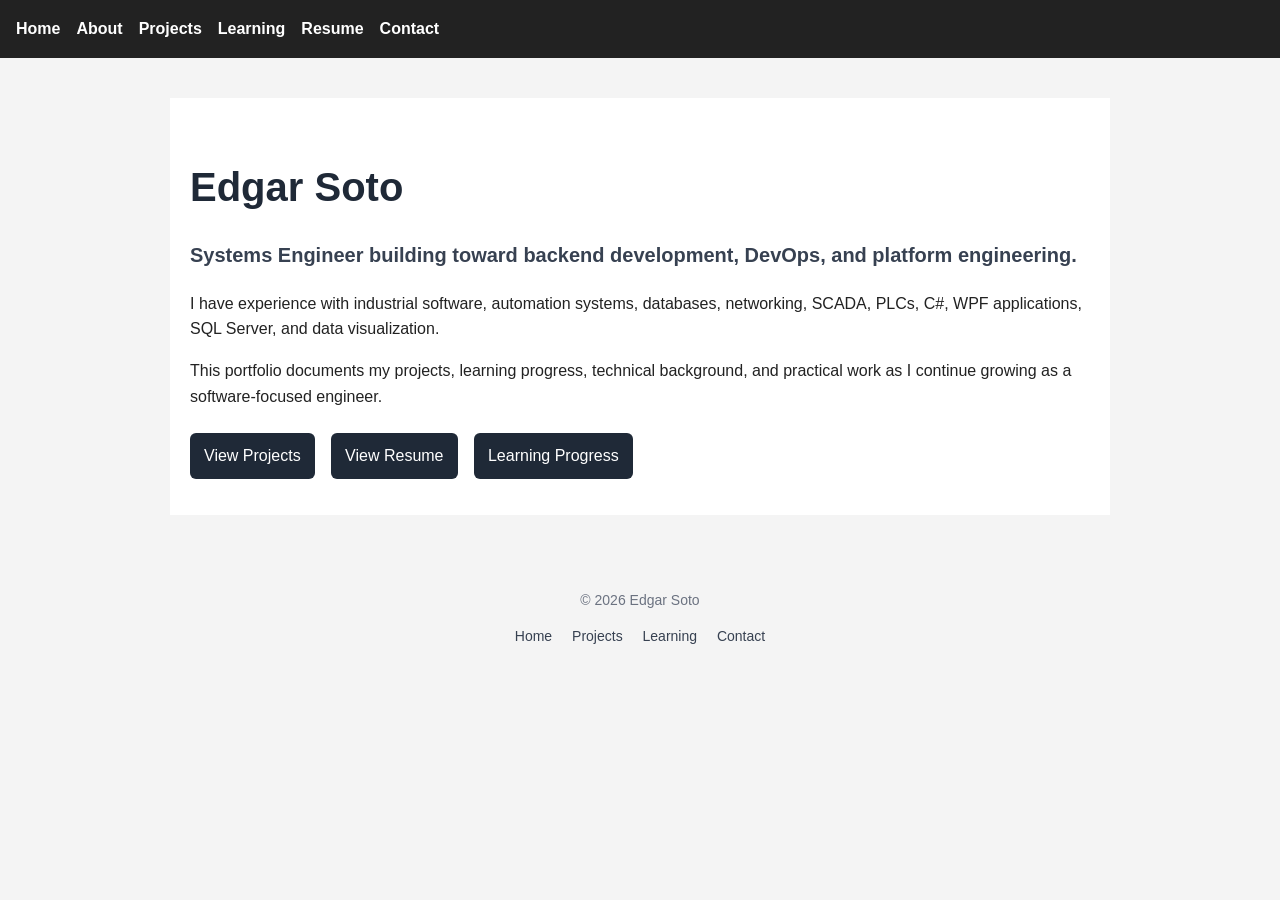
<file: index.html>
<!DOCTYPE html>
<html lang="en">
<head>
    <meta charset="UTF-8">
    <meta name="viewport" content="width=device-width, initial-scale=1.0">
    <title>Edgar Soto | Portfolio</title>
    <link rel="stylesheet" href="style.css">
</head>
<body>
    <nav>
        <a href="index.html">Home</a>
        <a href="about.html">About</a>
        <a href="projects.html">Projects</a>
        <a href="learning.html">Learning</a>
        <a href="resume.html">Resume</a>
        <a href="contact.html">Contact</a>
    </nav>

    <main>
        <section class="hero">
            <h1>Edgar Soto</h1>

            <p class="hero-subtitle">
                Systems Engineer building toward backend development, DevOps, and platform engineering.
            </p>

            <p>
                I have experience with industrial software, automation systems, databases, networking,
                SCADA, PLCs, C#, WPF applications, SQL Server, and data visualization.
            </p>

            <p>
                This portfolio documents my projects, learning progress, technical background,
                and practical work as I continue growing as a software-focused engineer.
            </p>

            <div class="hero-links">
                <a href="projects.html">View Projects</a>
                <a href="resume.html">View Resume</a>
                <a href="learning.html">Learning Progress</a>
            </div>
        </section>
    </main>

    <footer>
        <p>&copy; 2026 Edgar Soto</p>
        <p>
            <a href="index.html">Home</a>
            <a href="projects.html">Projects</a>
            <a href="learning.html">Learning</a>
            <a href="contact.html">Contact</a>
        </p>
    </footer>
</body>
</html>
</file>
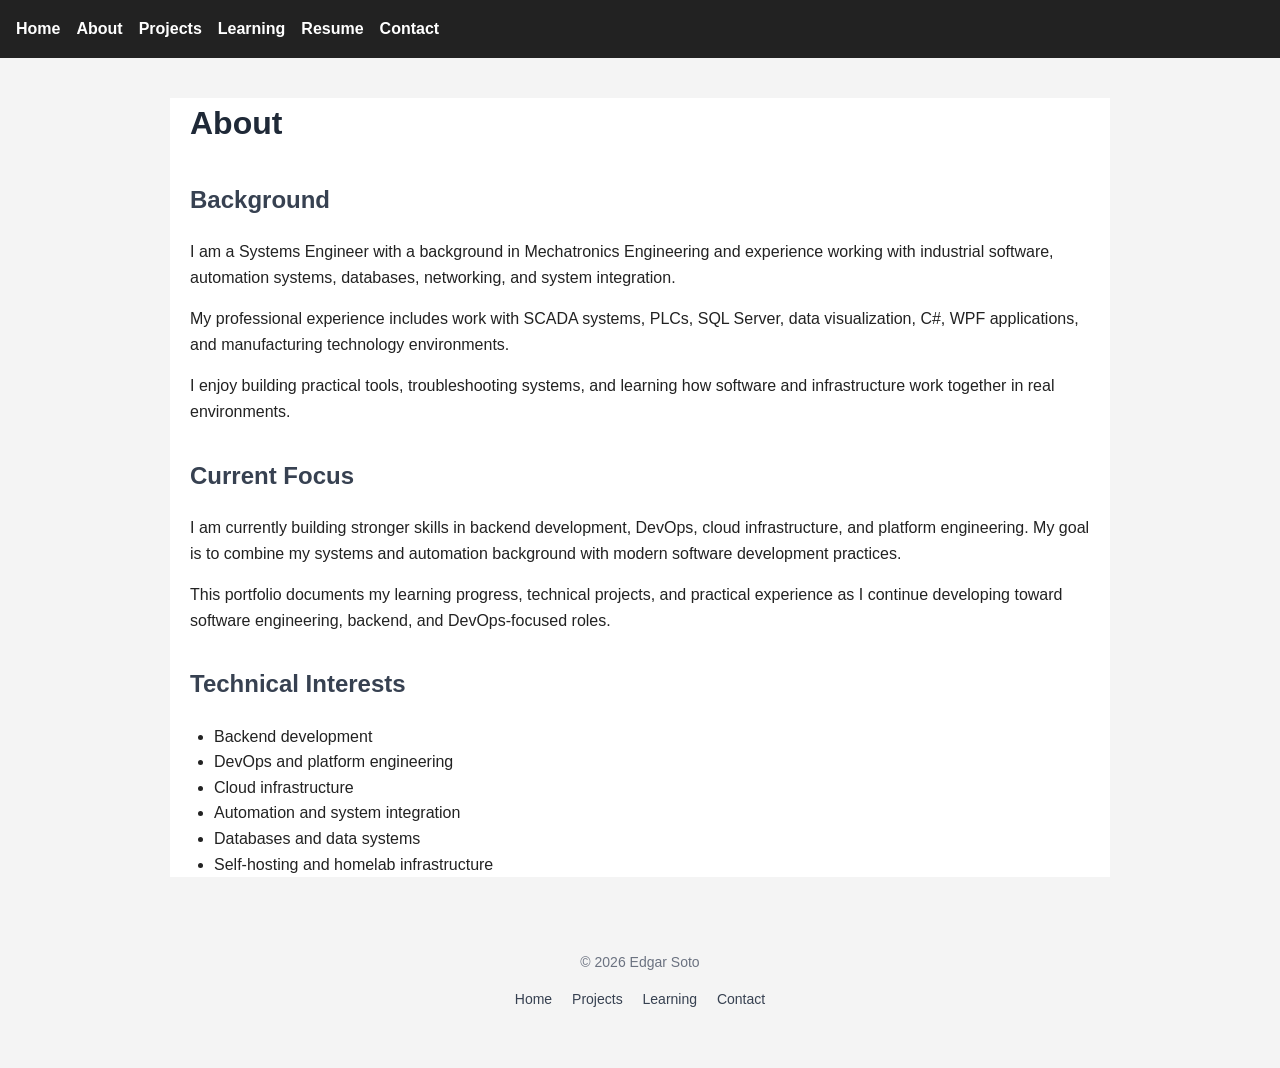
<file: about.html>
<!DOCTYPE html>
<html lang="en">
<head>
    <meta charset="UTF-8">
    <meta name="viewport" content="width=device-width, initial-scale=1.0">
    <title>About | Edgar Soto</title>
    <link rel="stylesheet" href="style.css">
</head>
<body>
    <nav>
        <a href="index.html">Home</a>
        <a href="about.html">About</a>
        <a href="projects.html">Projects</a>
        <a href="learning.html">Learning</a>
        <a href="resume.html">Resume</a>
        <a href="contact.html">Contact</a>
    </nav>

    <main>
        <h1>About</h1>

        <section>
            <h2>Background</h2>
            <p>
                I am a Systems Engineer with a background in Mechatronics Engineering and experience
                working with industrial software, automation systems, databases, networking, and
                system integration.
            </p>

            <p>
                My professional experience includes work with SCADA systems, PLCs, SQL Server,
                data visualization, C#, WPF applications, and manufacturing technology environments.
            </p>

            <p>
                I enjoy building practical tools, troubleshooting systems, and learning how software and infrastructure
                work together in real environments.
            </p>
        </section>

        <section>
            <h2>Current Focus</h2>
            <p>
                I am currently building stronger skills in backend development, DevOps, cloud infrastructure,
                and platform engineering. My goal is to combine my systems and automation background
                with modern software development practices.
            </p>

            <p>
                This portfolio documents my learning progress, technical projects, and practical experience
                as I continue developing toward software engineering, backend, and DevOps-focused roles.
            </p>
        </section>

        <section>
            <h2>Technical Interests</h2>
            <ul>
                <li>Backend development</li>
                <li>DevOps and platform engineering</li>
                <li>Cloud infrastructure</li>
                <li>Automation and system integration</li>
                <li>Databases and data systems</li>
                <li>Self-hosting and homelab infrastructure</li>
            </ul>
        </section>
    </main>

    <footer>
        <p>&copy; 2026 Edgar Soto</p>
        <p>
            <a href="index.html">Home</a>
            <a href="projects.html">Projects</a>
            <a href="learning.html">Learning</a>
            <a href="contact.html">Contact</a>
        </p>
    </footer>
</body>
</html>
</file>
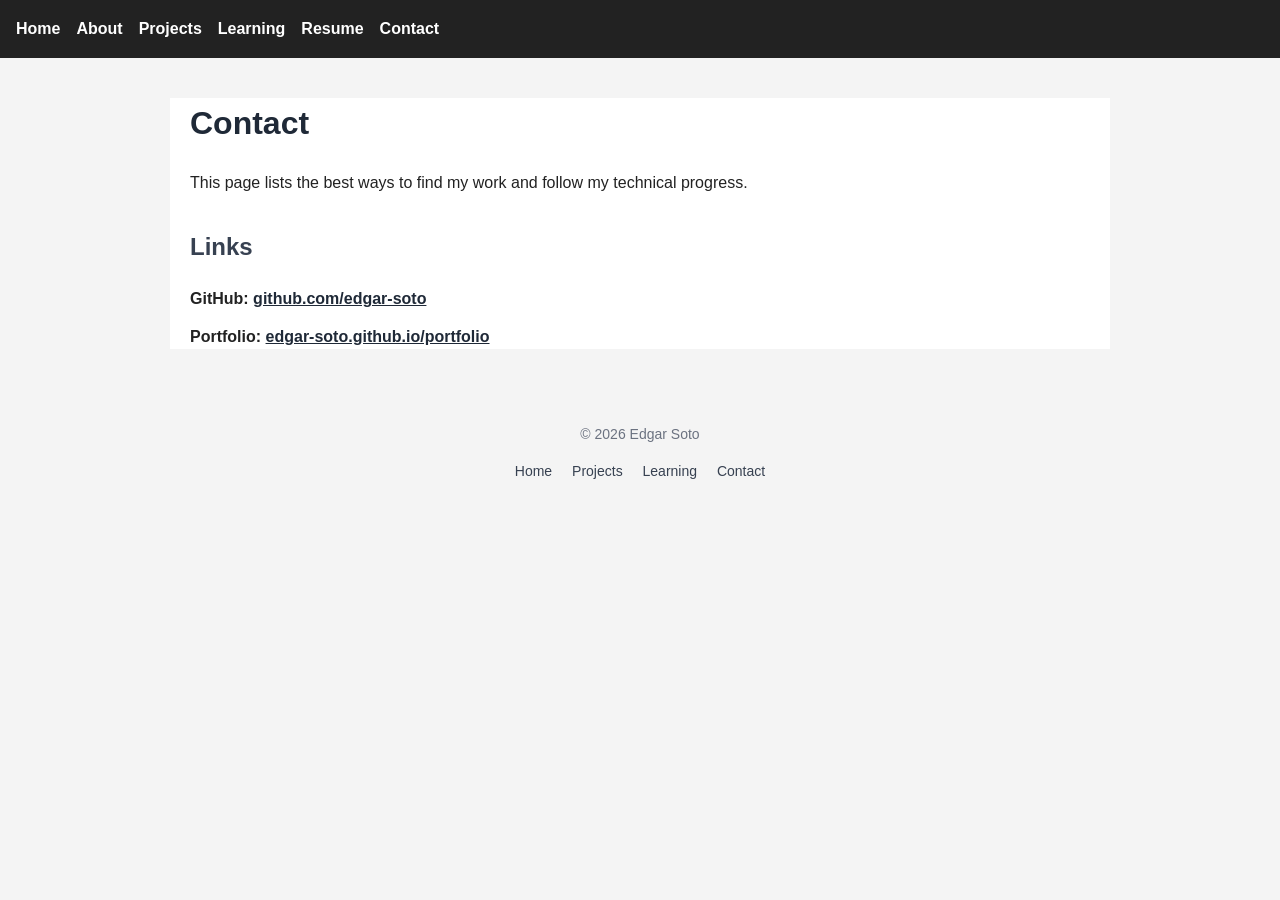
<file: contact.html>
<!DOCTYPE html>
<html lang="en">
<head>
    <meta charset="UTF-8">
    <meta name="viewport" content="width=device-width, initial-scale=1.0">
    <title>Contact | Edgar Soto</title>
    <link rel="stylesheet" href="style.css">
</head>
<body>
    <nav>
        <a href="index.html">Home</a>
        <a href="about.html">About</a>
        <a href="projects.html">Projects</a>
        <a href="learning.html">Learning</a>
        <a href="resume.html">Resume</a>
        <a href="contact.html">Contact</a>
    </nav>

    <main>
        <h1>Contact</h1>

        <p>
            This page lists the best ways to find my work and follow my technical progress.
        </p>

        <section class="contact-links">
            <h2>Links</h2>

            <ul>
                <li>
                    <strong>GitHub:</strong>
                    <a href="https://github.com/edgar-soto" target="_blank">github.com/edgar-soto</a>
                </li>
                <li>
                    <strong>Portfolio:</strong>
                    <a href="https://edgar-soto.github.io/portfolio/" target="_blank">edgar-soto.github.io/portfolio</a>
                </li>
            </ul>
        </section>
    </main>

    <footer>
        <p>&copy; 2026 Edgar Soto</p>
        <p>
            <a href="index.html">Home</a>
            <a href="projects.html">Projects</a>
            <a href="learning.html">Learning</a>
            <a href="contact.html">Contact</a>
        </p>
    </footer>
</body>
</html>
</file>
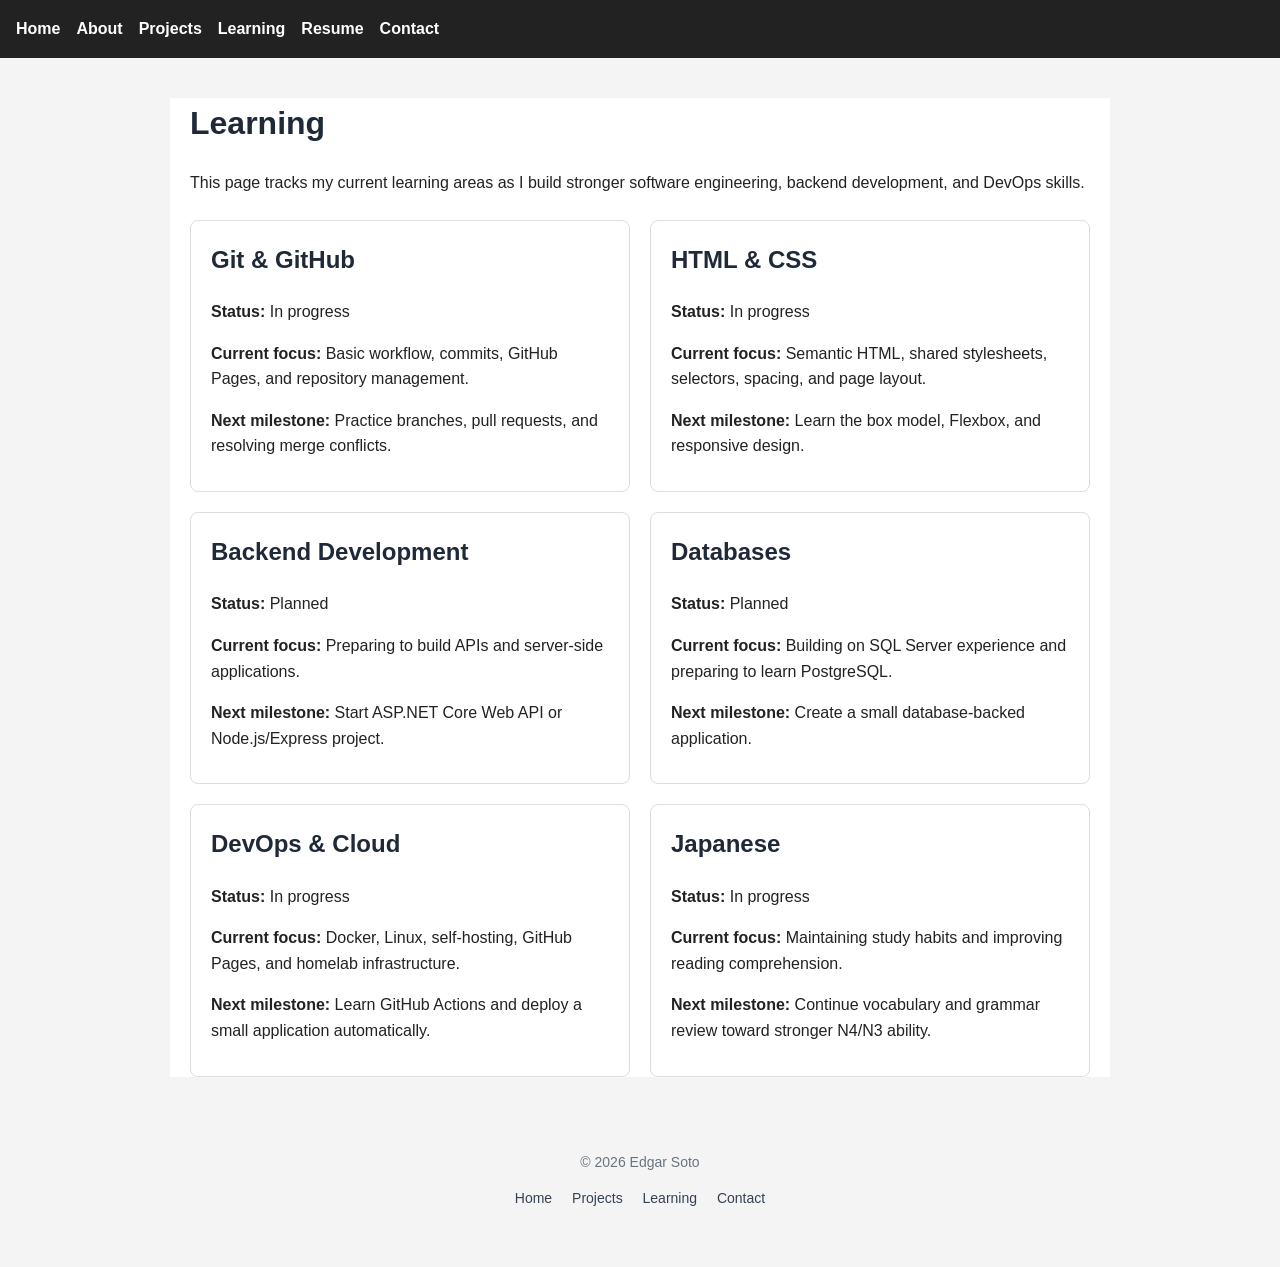
<file: learning.html>
<!DOCTYPE html>
<html lang="en">
<head>
    <meta charset="UTF-8">
    <meta name="viewport" content="width=device-width, initial-scale=1.0">
    <title>Learning | Edgar Soto</title>
    <link rel="stylesheet" href="style.css">
</head>
<body>
    <nav>
        <a href="index.html">Home</a>
        <a href="about.html">About</a>
        <a href="projects.html">Projects</a>
        <a href="learning.html">Learning</a>
        <a href="resume.html">Resume</a>
        <a href="contact.html">Contact</a>
    </nav>

    <main>
        <h1>Learning</h1>

        <p>
            This page tracks my current learning areas as I build stronger software engineering,
            backend development, and DevOps skills.
        </p>

        <section class="learning-grid">
            <article class="learning-card">
                <h2>Git & GitHub</h2>
                <p><strong>Status:</strong> In progress</p>
                <p><strong>Current focus:</strong> Basic workflow, commits, GitHub Pages, and repository management.</p>
                <p><strong>Next milestone:</strong> Practice branches, pull requests, and resolving merge conflicts.</p>
            </article>

            <article class="learning-card">
                <h2>HTML & CSS</h2>
                <p><strong>Status:</strong> In progress</p>
                <p><strong>Current focus:</strong> Semantic HTML, shared stylesheets, selectors, spacing, and page layout.</p>
                <p><strong>Next milestone:</strong> Learn the box model, Flexbox, and responsive design.</p>
            </article>

            <article class="learning-card">
                <h2>Backend Development</h2>
                <p><strong>Status:</strong> Planned</p>
                <p><strong>Current focus:</strong> Preparing to build APIs and server-side applications.</p>
                <p><strong>Next milestone:</strong> Start ASP.NET Core Web API or Node.js/Express project.</p>
            </article>

            <article class="learning-card">
                <h2>Databases</h2>
                <p><strong>Status:</strong> Planned</p>
                <p><strong>Current focus:</strong> Building on SQL Server experience and preparing to learn PostgreSQL.</p>
                <p><strong>Next milestone:</strong> Create a small database-backed application.</p>
            </article>

            <article class="learning-card">
                <h2>DevOps & Cloud</h2>
                <p><strong>Status:</strong> In progress</p>
                <p><strong>Current focus:</strong> Docker, Linux, self-hosting, GitHub Pages, and homelab infrastructure.</p>
                <p><strong>Next milestone:</strong> Learn GitHub Actions and deploy a small application automatically.</p>
            </article>

            <article class="learning-card">
                <h2>Japanese</h2>
                <p><strong>Status:</strong> In progress</p>
                <p><strong>Current focus:</strong> Maintaining study habits and improving reading comprehension.</p>
                <p><strong>Next milestone:</strong> Continue vocabulary and grammar review toward stronger N4/N3 ability.</p>
            </article>
        </section>
    </main>

    <footer>
        <p>&copy; 2026 Edgar Soto</p>
        <p>
            <a href="index.html">Home</a>
            <a href="projects.html">Projects</a>
            <a href="learning.html">Learning</a>
            <a href="contact.html">Contact</a>
        </p>
    </footer>
</body>
</html>
</file>
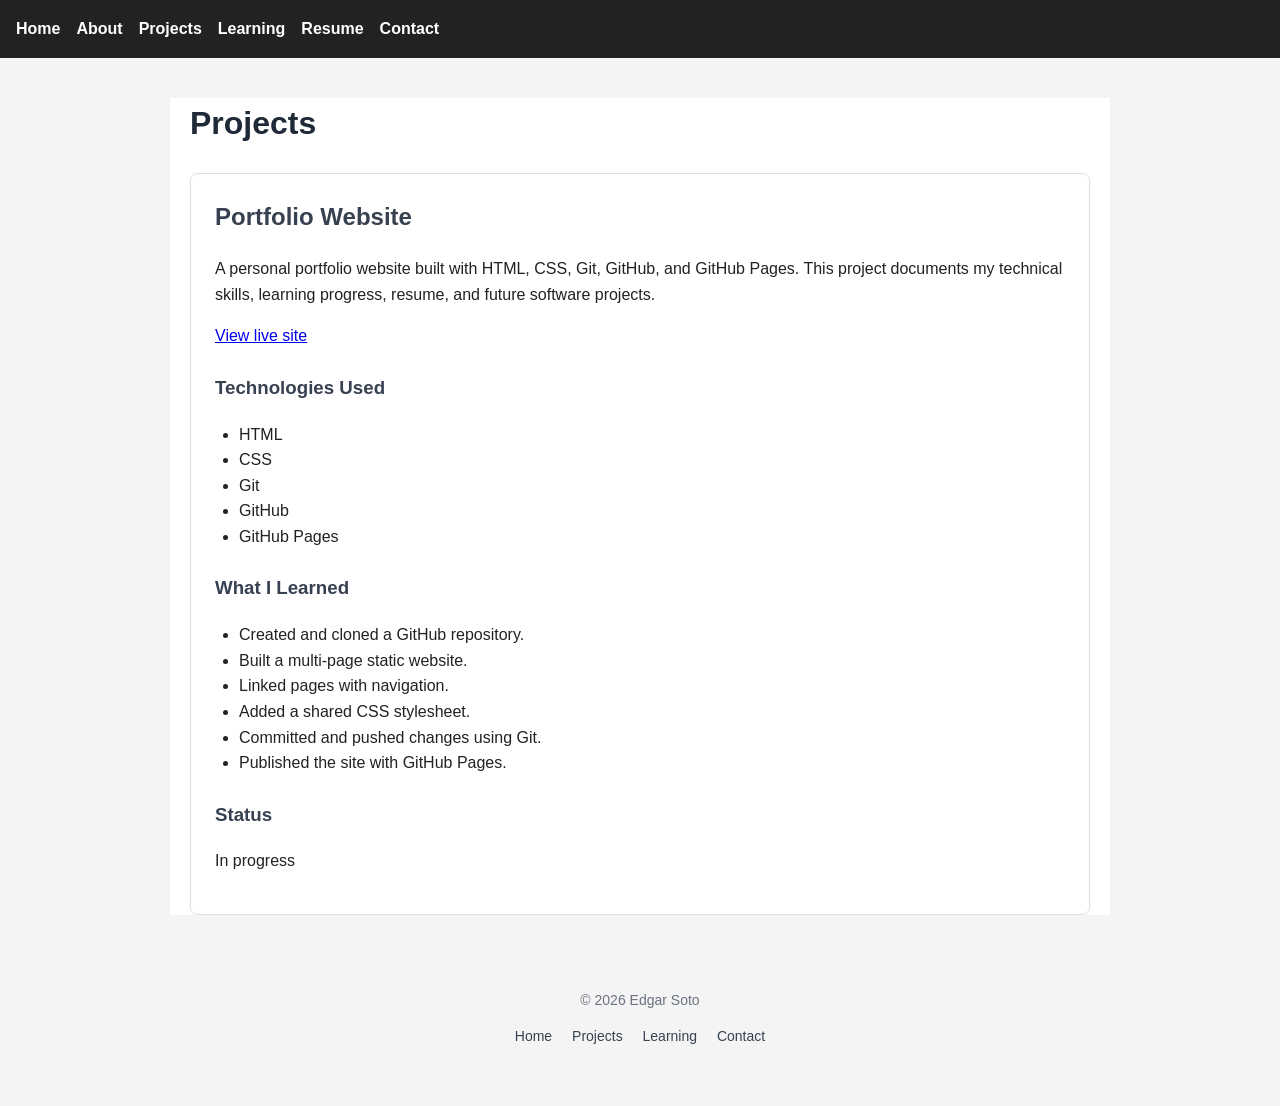
<file: projects.html>
<!DOCTYPE html>
<html lang="en">
<head>
    <meta charset="UTF-8">
    <meta name="viewport" content="width=device-width, initial-scale=1.0">
    <title>Projects | Edgar Soto</title>
    <link rel="stylesheet" href="style.css">
</head>
<body>
    <nav>
        <a href="index.html">Home</a>
        <a href="about.html">About</a>
        <a href="projects.html">Projects</a>
        <a href="learning.html">Learning</a>
        <a href="resume.html">Resume</a>
        <a href="contact.html">Contact</a>
    </nav>

    <main>
        <h1>Projects</h1>

        <section class="project-card">
            <h2>Portfolio Website</h2>

            <p>
                A personal portfolio website built with HTML, CSS, Git, GitHub, and GitHub Pages.
                This project documents my technical skills, learning progress, resume, and future software projects.
            </p>

            <p>
                <a href="https://edgar-soto.github.io/portfolio/" target="_blank">View live site</a>
            </p>

            <h3>Technologies Used</h3>
            <ul>
                <li>HTML</li>
                <li>CSS</li>
                <li>Git</li>
                <li>GitHub</li>
                <li>GitHub Pages</li>
            </ul>

            <h3>What I Learned</h3>
            <ul>
                <li>Created and cloned a GitHub repository.</li>
                <li>Built a multi-page static website.</li>
                <li>Linked pages with navigation.</li>
                <li>Added a shared CSS stylesheet.</li>
                <li>Committed and pushed changes using Git.</li>
                <li>Published the site with GitHub Pages.</li>
            </ul>

            <h3>Status</h3>
            <p>In progress</p>
        </section>
    </main>

    <footer>
        <p>&copy; 2026 Edgar Soto</p>
        <p>
            <a href="index.html">Home</a>
            <a href="projects.html">Projects</a>
            <a href="learning.html">Learning</a>
            <a href="contact.html">Contact</a>
        </p>
    </footer>
</body>
</html>
</file>
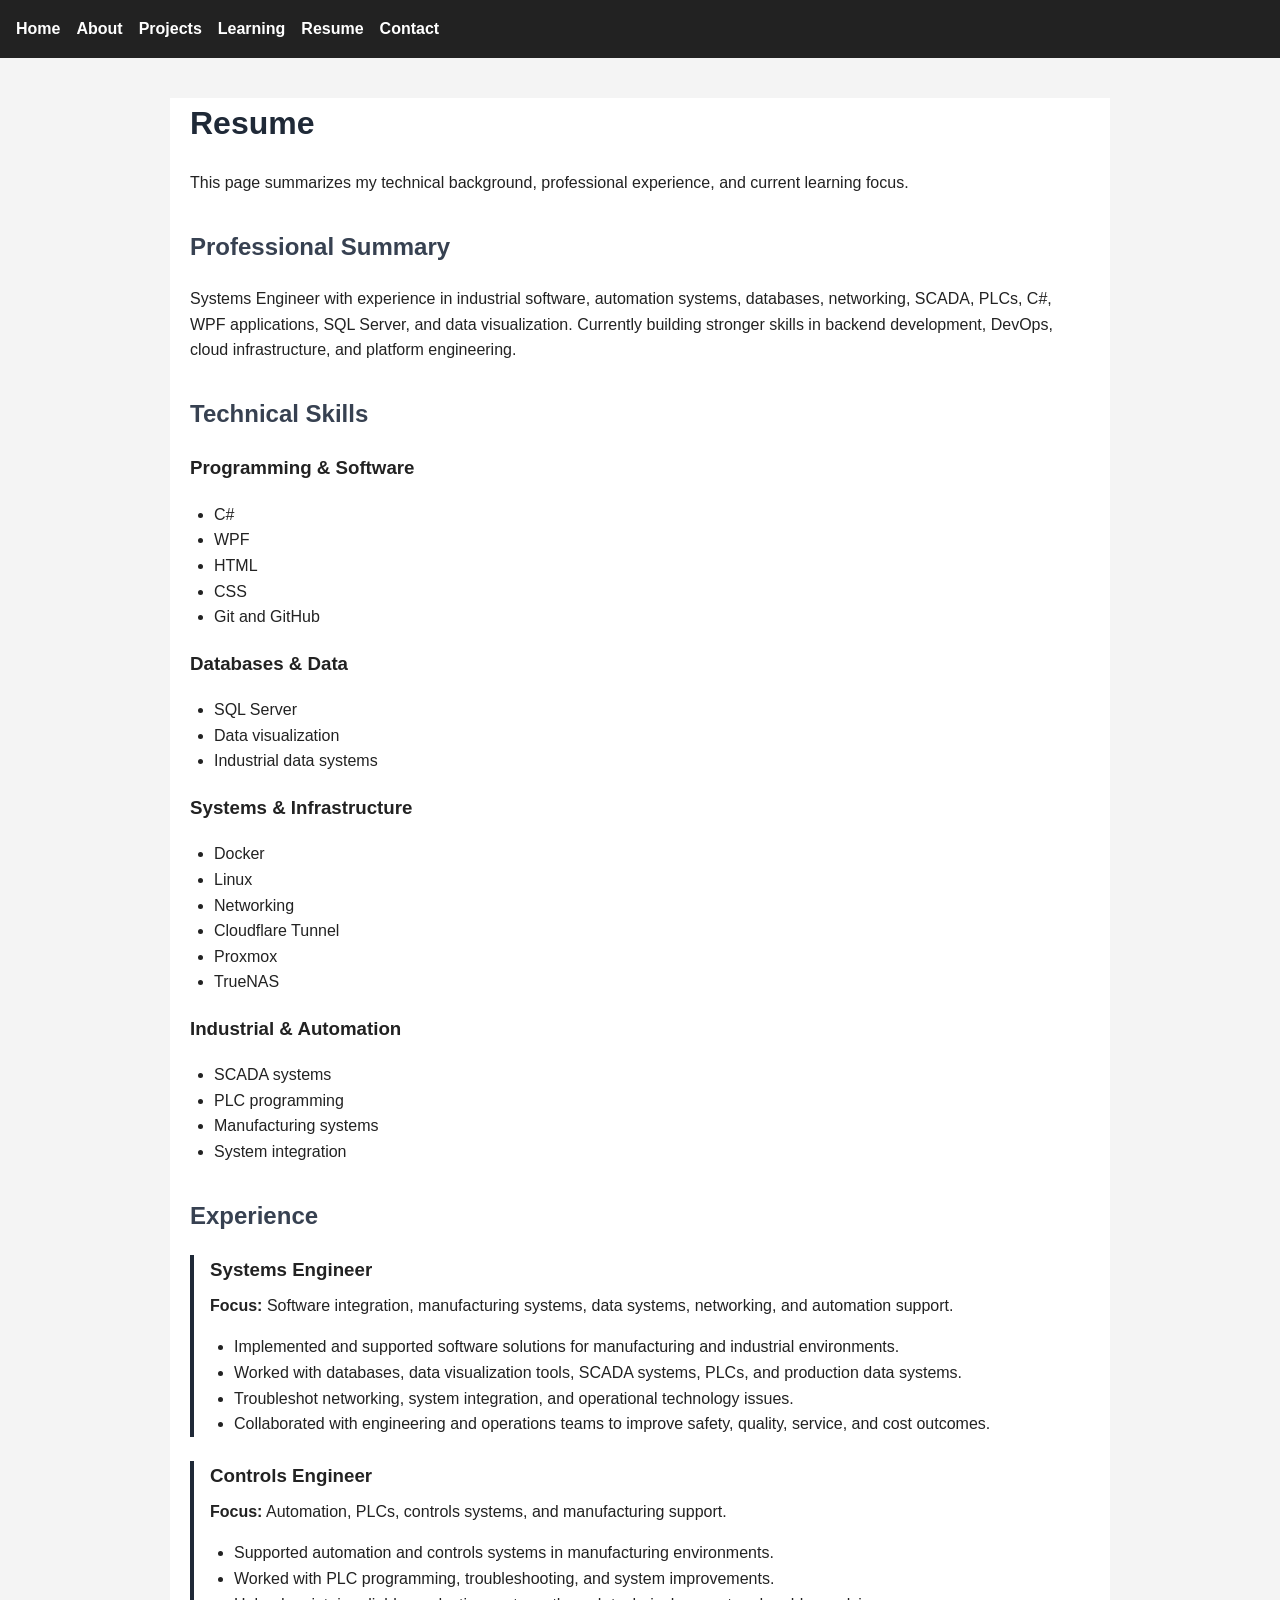
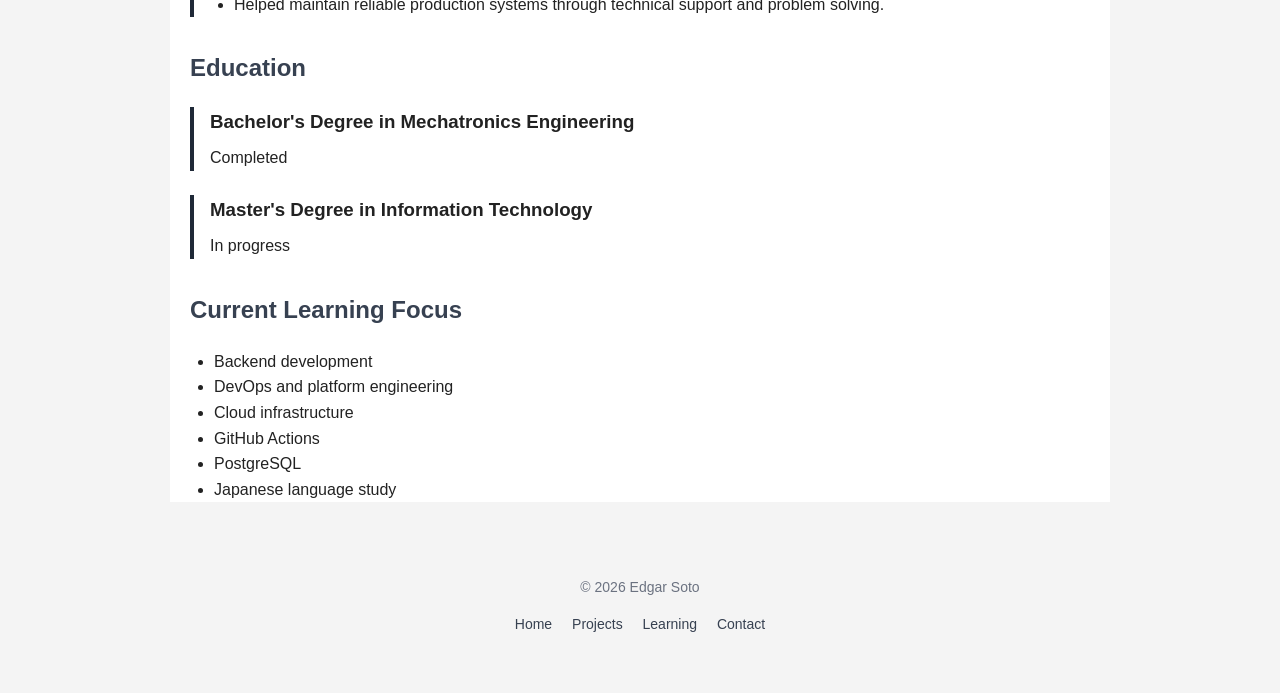
<file: resume.html>
<!DOCTYPE html>
<html lang="en">
<head>
    <meta charset="UTF-8">
    <meta name="viewport" content="width=device-width, initial-scale=1.0">
    <title>Resume | Edgar Soto</title>
    <link rel="stylesheet" href="style.css">
</head>
<body>
    <nav>
        <a href="index.html">Home</a>
        <a href="about.html">About</a>
        <a href="projects.html">Projects</a>
        <a href="learning.html">Learning</a>
        <a href="resume.html">Resume</a>
        <a href="contact.html">Contact</a>
    </nav>

    <main>
        <h1>Resume</h1>

        <p>
            This page summarizes my technical background, professional experience, and current learning focus.
        </p>

        <section>
            <h2>Professional Summary</h2>
            <p>
                Systems Engineer with experience in industrial software, automation systems,
                databases, networking, SCADA, PLCs, C#, WPF applications, SQL Server, and
                data visualization. Currently building stronger skills in backend development,
                DevOps, cloud infrastructure, and platform engineering.
            </p>
        </section>

        <section>
            <h2>Technical Skills</h2>

            <h3>Programming & Software</h3>
            <ul>
                <li>C#</li>
                <li>WPF</li>
                <li>HTML</li>
                <li>CSS</li>
                <li>Git and GitHub</li>
            </ul>

            <h3>Databases & Data</h3>
            <ul>
                <li>SQL Server</li>
                <li>Data visualization</li>
                <li>Industrial data systems</li>
            </ul>

            <h3>Systems & Infrastructure</h3>
            <ul>
                <li>Docker</li>
                <li>Linux</li>
                <li>Networking</li>
                <li>Cloudflare Tunnel</li>
                <li>Proxmox</li>
                <li>TrueNAS</li>
            </ul>

            <h3>Industrial & Automation</h3>
            <ul>
                <li>SCADA systems</li>
                <li>PLC programming</li>
                <li>Manufacturing systems</li>
                <li>System integration</li>
            </ul>
        </section>

        <section>
            <h2>Experience</h2>

            <article class="resume-item">
                <h3>Systems Engineer</h3>
                <p><strong>Focus:</strong> Software integration, manufacturing systems, data systems, networking, and automation support.</p>
                <ul>
                    <li>Implemented and supported software solutions for manufacturing and industrial environments.</li>
                    <li>Worked with databases, data visualization tools, SCADA systems, PLCs, and production data systems.</li>
                    <li>Troubleshot networking, system integration, and operational technology issues.</li>
                    <li>Collaborated with engineering and operations teams to improve safety, quality, service, and cost outcomes.</li>
                </ul>
            </article>

            <article class="resume-item">
                <h3>Controls Engineer</h3>
                <p><strong>Focus:</strong> Automation, PLCs, controls systems, and manufacturing support.</p>
                <ul>
                    <li>Supported automation and controls systems in manufacturing environments.</li>
                    <li>Worked with PLC programming, troubleshooting, and system improvements.</li>
                    <li>Helped maintain reliable production systems through technical support and problem solving.</li>
                </ul>
            </article>
        </section>

        <section>
            <h2>Education</h2>
            <article class="resume-item">
                <h3>Bachelor's Degree in Mechatronics Engineering</h3>
                <p>Completed</p>
            </article>

            <article class="resume-item">
                <h3>Master's Degree in Information Technology</h3>
                <p>In progress</p>
            </article>
        </section>

        <section>
            <h2>Current Learning Focus</h2>
            <ul>
                <li>Backend development</li>
                <li>DevOps and platform engineering</li>
                <li>Cloud infrastructure</li>
                <li>GitHub Actions</li>
                <li>PostgreSQL</li>
                <li>Japanese language study</li>
            </ul>
        </section>
    </main>

    <footer>
        <p>&copy; 2026 Edgar Soto</p>
        <p>
            <a href="index.html">Home</a>
            <a href="projects.html">Projects</a>
            <a href="learning.html">Learning</a>
            <a href="contact.html">Contact</a>
        </p>
    </footer>
</body>
</html>
</file>
<file: style.css>
/* Base styles */

body {
    font-family: Arial, sans-serif;
    margin: 0;
    background-color: #f4f4f4;
    color: #222;
    line-height: 1.6;
}

main {
    max-width: 900px;
    margin: 40px auto;
    padding: 0 20px;
    background-color: white;
}

/* Page layout */

main section {
    margin-bottom: 32px;
}

main section:last-child {
    margin-bottom: 0;
}

/* Navigation */

nav {
    background-color: #222;
    padding: 16px;
    display: flex;
    gap: 16px;
    flex-wrap: wrap;
    align-items: center;
}

nav a {
    color: white;
    text-decoration: none;
    font-weight: bold;
}

nav a:hover {
    text-decoration: underline;
}

/* Typography */

h1 {
    color: #1f2937;
}

h2 {
    color: #374151;
    margin-top: 32px;
}

ul {
    padding-left: 24px;
}

/* Homepage hero */

.hero {
    padding: 24px 0;
}

.hero h1 {
    font-size: 40px;
    margin-bottom: 8px;
}

.hero-subtitle {
    font-size: 20px;
    font-weight: bold;
    color: #374151;
}

.hero-links {
    margin-top: 24px;
}

.hero-links a {
    display: inline-block;
    margin-right: 12px;
    margin-bottom: 12px;
    padding: 10px 14px;
    background-color: #1f2937;
    color: #ffffff;
    text-decoration: none;
    border-radius: 6px;
}

.hero-links a:hover {
    background-color: #374151;
}

/* Project cards */

.project-card {
    border: 1px solid #ddd;
    border-radius: 8px;
    padding: 24px;
    margin-top: 24px;
    background-color: #ffffff;
}

.project-card h2 {
    margin-top: 0;
}

.project-card h3 {
    margin-top: 24px;
    color: #374151;
}

.project-card p {
    margin-bottom: 16px;
}

/* Learning cards */

.learning-grid {
    display: grid;
    grid-template-columns: 1fr 1fr;
    gap: 20px;
    margin-top: 24px;
}

.learning-card {
    border: 1px solid #ddd;
    border-radius: 8px;
    padding: 20px;
    background-color: #ffffff;
}

.learning-card h2 {
    margin-top: 0;
    color: #1f2937;
}

.learning-card p {
    margin-bottom: 12px;
}

/* Resume */

.resume-item {
    border-left: 4px solid #1f2937;
    padding-left: 16px;
    margin-bottom: 24px;
}

.resume-item h3 {
    margin-bottom: 8px;
}

.resume-item p {
    margin-top: 0;
}

/* Contact */

.contact-links ul {
    list-style-type: none;
    padding-left: 0;
}

.contact-links li {
    margin-bottom: 12px;
}

.contact-links a {
    color: #1f2937;
    font-weight: bold;
}

.contact-links a:hover {
    color: #374151;
}

/* Footer */

footer {
    max-width: 900px;
    margin: 40px auto 24px;
    padding: 20px;
    color: #6b7280;
    text-align: center;
    font-size: 14px;
}

footer a {
    color: #374151;
    margin: 0 8px;
    text-decoration: none;
}

footer a:hover {
    text-decoration: underline;
}

/* Responsive styles */

@media (max-width: 700px) {
    nav {
        gap: 8px 12px;
    }

    main {
        margin: 24px auto;
        padding: 0 16px;
    }

    .hero h1 {
        font-size: 32px;
    }

    .hero-subtitle {
        font-size: 18px;
    }

    .hero-links a {
        display: block;
        margin-right: 0;
        text-align: center;
    }

    .learning-grid {
        grid-template-columns: 1fr;
    }
}
</file>
